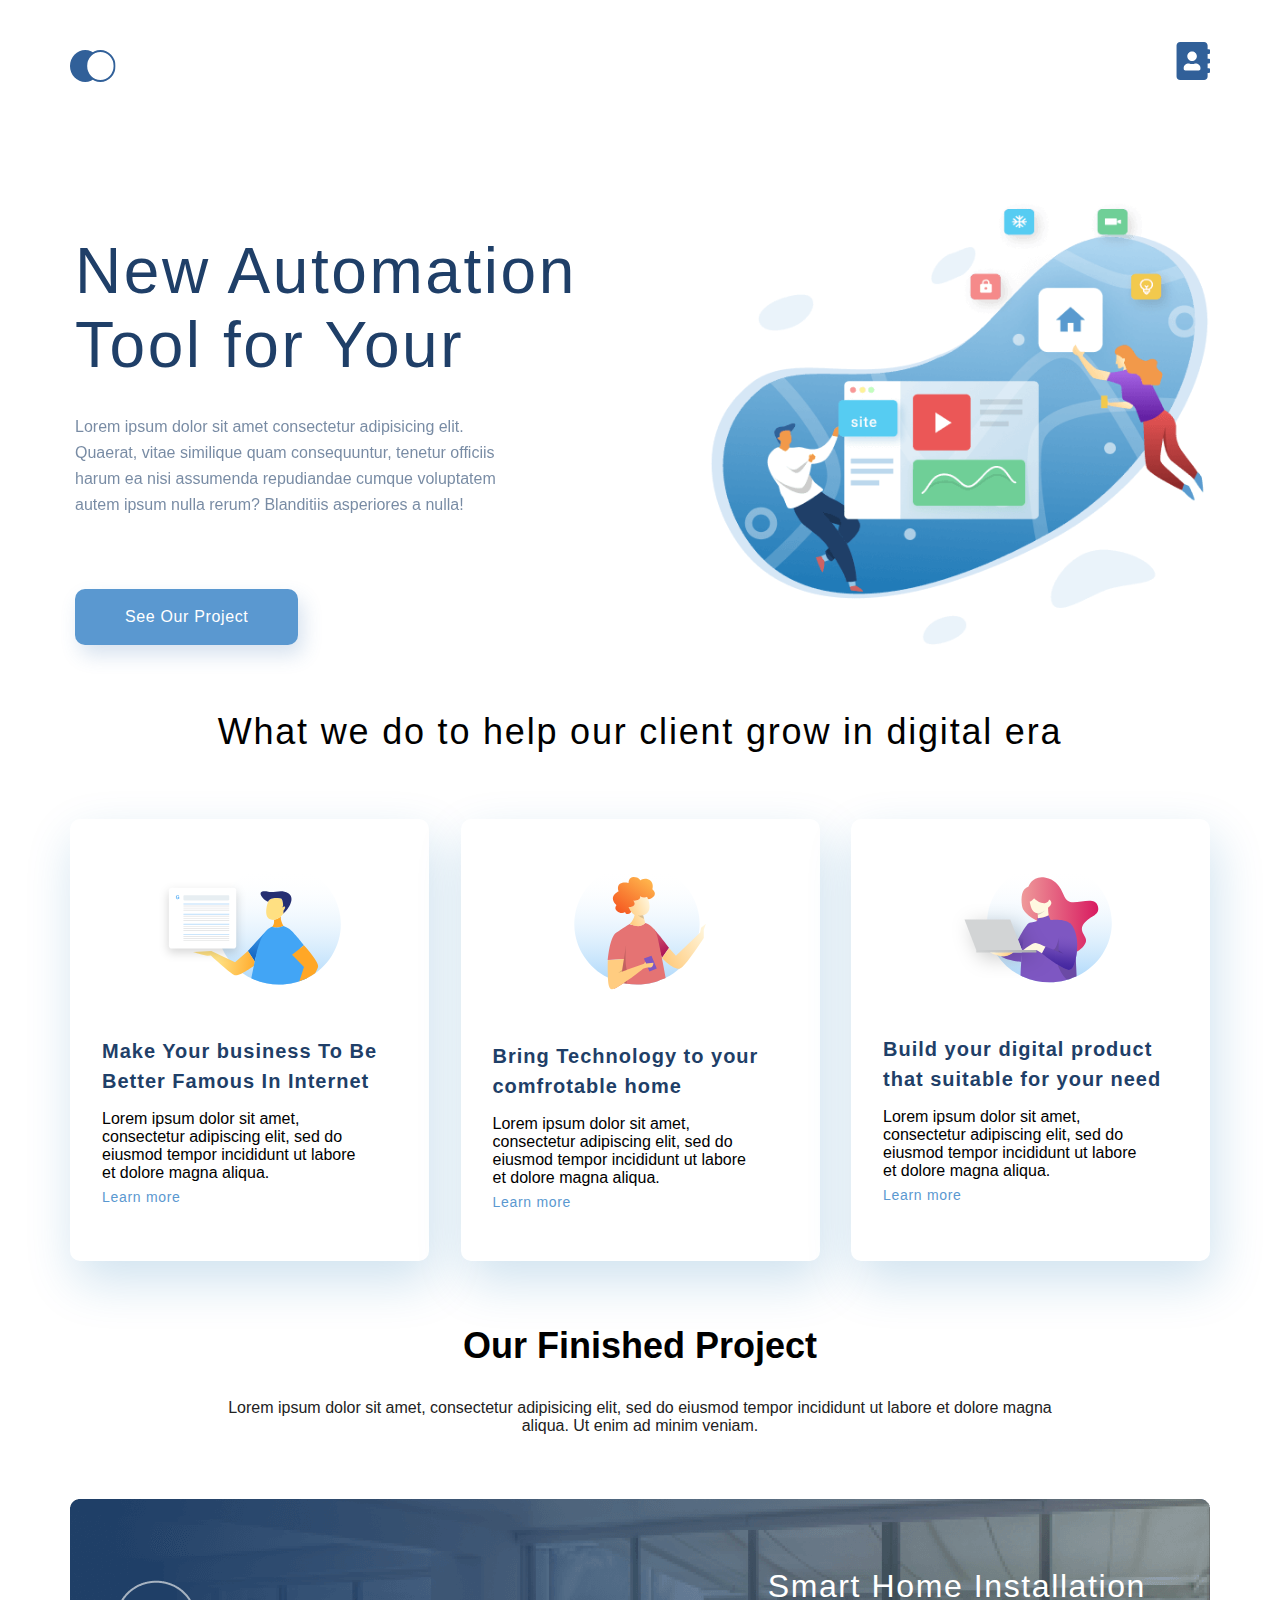
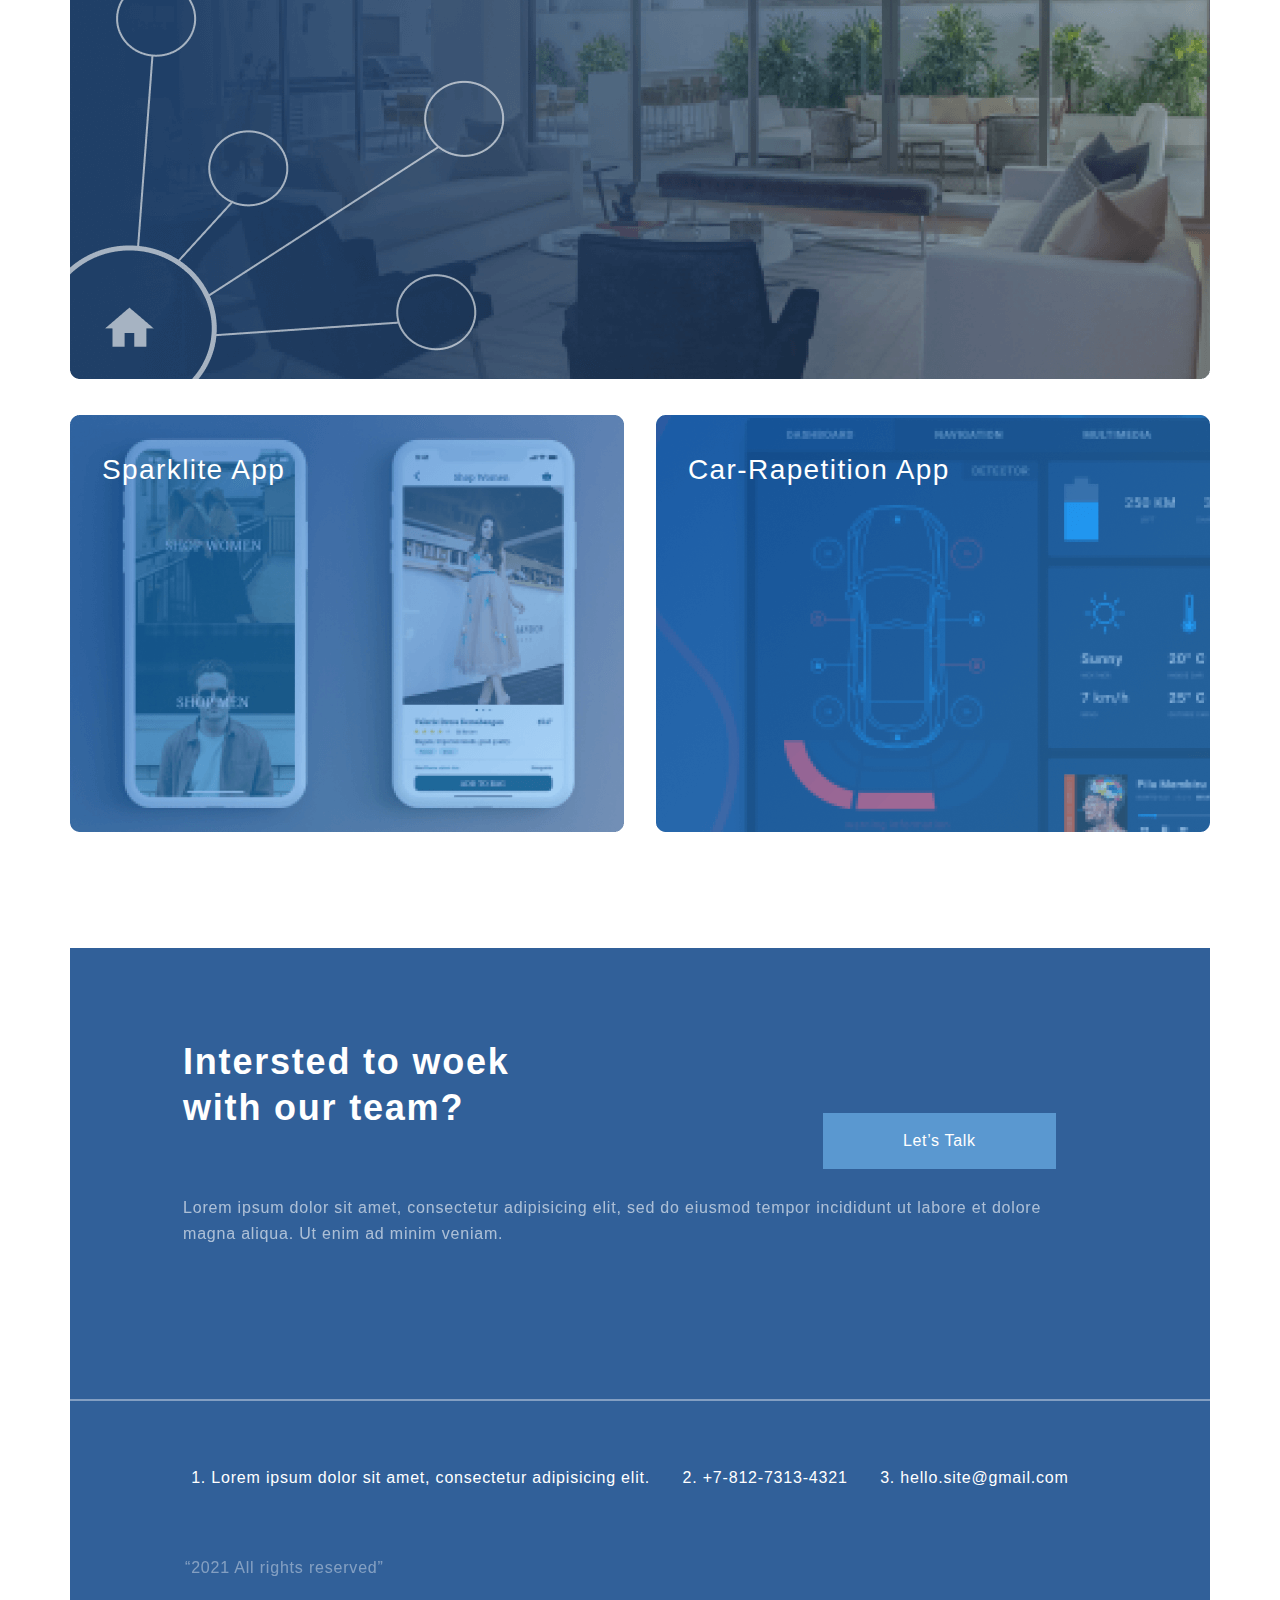
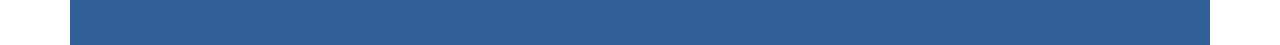
<file: index.html>
<!DOCTYPE html>
<html lang="zxx">

<head>
    <meta charset="UTF-8">
    <meta http-equiv="X-UA-Compatible" content="IE=edge">
    <meta name="viewport" content="width=device-width, initial-scale=1.0">
    <title>Document</title>
    <link rel="stylesheet" href="style.css">
</head>



<body>
    <div class="wrapper">
        <div class="top">
            <div class="container">
                <div class="meu">
                    <ul class="anchor">
                        <li class="list"><a href="index.html"><img src="img/logo.svg" alt="logo"></a></li>
                        <li class="list"><a href="contact.html"><img src="img/Contacts.svg" alt="contacts"></a></li>
                    </ul>
                    <div class="headingtop">
                        <h1 class="heading1">New Automation
                            Tool for Your </h1>
                        <p class="text zakartinkoy">Lorem ipsum dolor sit amet consectetur adipisicing elit. Quaerat,
                            vitae
                            similique
                            quam
                            consequuntur, tenetur
                            officiis harum ea nisi assumenda repudiandae cumque voluptatem autem ipsum nulla rerum?
                            Blanditiis
                            asperiores a
                            nulla!</p>

                        <a href="#" class="top__button">See Our Project</a>
                    </div>

                </div>

                <div class="what-we-do ">
                    <h3 class="heading">What we do to help our client grow in digital era</h3>
                    <div class="card-box">
                        <div class="card">
                            <img class="card__img" src="img/card-1.svg" alt="card-1">
                            <h4 class="heading-mini">Make Your business To Be Better Famous In Internet</h4>
                            <p class="text text__1">Lorem ipsum dolor sit amet, consectetur adipiscing elit, sed do
                                eiusmod
                                tempor
                                incididunt ut
                                labore et dolore magna aliqua. </p>
                            <a class="card__link" href="#">Learn more</a>
                        </div>
                        <div class="card">
                            <img class="card__img" src="img/card-2.svg" alt="card-2">
                            <h4 class="heading-mini">Bring Technology to your comfrotable home</h4>
                            <p class="text text__1">Lorem ipsum dolor sit amet, consectetur adipiscing elit, sed do
                                eiusmod
                                tempor
                                incididunt ut labore et dolore magna aliqua. </p>
                            <a class="card__link" href="#">Learn more</a>
                        </div>
                        <div class="card">
                            <img class="card__img" src="img/card-3.svg" alt="card-3">
                            <h4 class="heading-mini">Build your digital product that suitable for your need</h4>
                            <p class="text text__1">Lorem ipsum dolor sit amet, consectetur adipiscing elit, sed do
                                eiusmod
                                tempor
                                incididunt ut labore et dolore magna aliqua. </p>
                            <a class="card__link" href="#">Learn more</a>
                        </div>
                    </div>

                </div>


                <div class="project">
                    <h3 class="heading3">Our Finished Project</h3>
                    <p class="text text__project">Lorem ipsum dolor sit amet, consectetur adipisicing elit, sed do
                        eiusmod
                        tempor
                        incididunt ut
                        labore et
                        dolore magna aliqua. Ut enim ad minim veniam.</p>
                    <div class="project__item">
                        <img class="project__image" src="img/project-1.png" alt="project-1">
                        <p class="project__text">Smart Home Installation</p>
                    </div>
                    <div class="project__parent">
                        <div class="project__item project__item__mar">
                            <img class="project__image" src="img/project-2.png" alt="photo">
                            <p class="text project__text_img2">Sparklite App</p>
                        </div>
                        <div class="project__item">
                            <img class="project__image" src="img/project-3.png" alt="photo">
                            <p class="text project__text_img3">Car-Rapetition App</p>
                        </div>
                    </div>

                </div>
            </div>

        </div>




        <div class="podval">
            <div class="container">
                <div class="footer">
                    <div class="heading__footer">
                        <h4 class="mini__heading">Intersted to woek
                            with our team?</h4>
                        <p class="text text__footer">Lorem ipsum dolor sit amet, consectetur adipisicing elit, sed do
                            eiusmod tempor
                            incididunt ut labore et dolore magna aliqua. Ut enim ad minim veniam.</p>
                        <div class="footer_buttom">
                            <a class="footer__link" href="#">Let’s Talk</a>
                        </div>
                    </div>

                    <hr class="hr">
                    <div class="footer__number">
                        <ol class="footer__ol">
                            <li>
                                <p>Lorem ipsum dolor sit amet, consectetur adipisicing elit.</p>
                            </li>
                            <li>+7-812-7313-4321</li>
                            <li>hello.site@gmail.com</li>
                        </ol>
                    </div>


                    <div class="allrightreserved">
                        <p class="text text_allrightreserved">“2021 All rights reserved”</p>
                    </div>
                </div>
            </div>
        </div>

    </div>



</body>



</html>
</file>
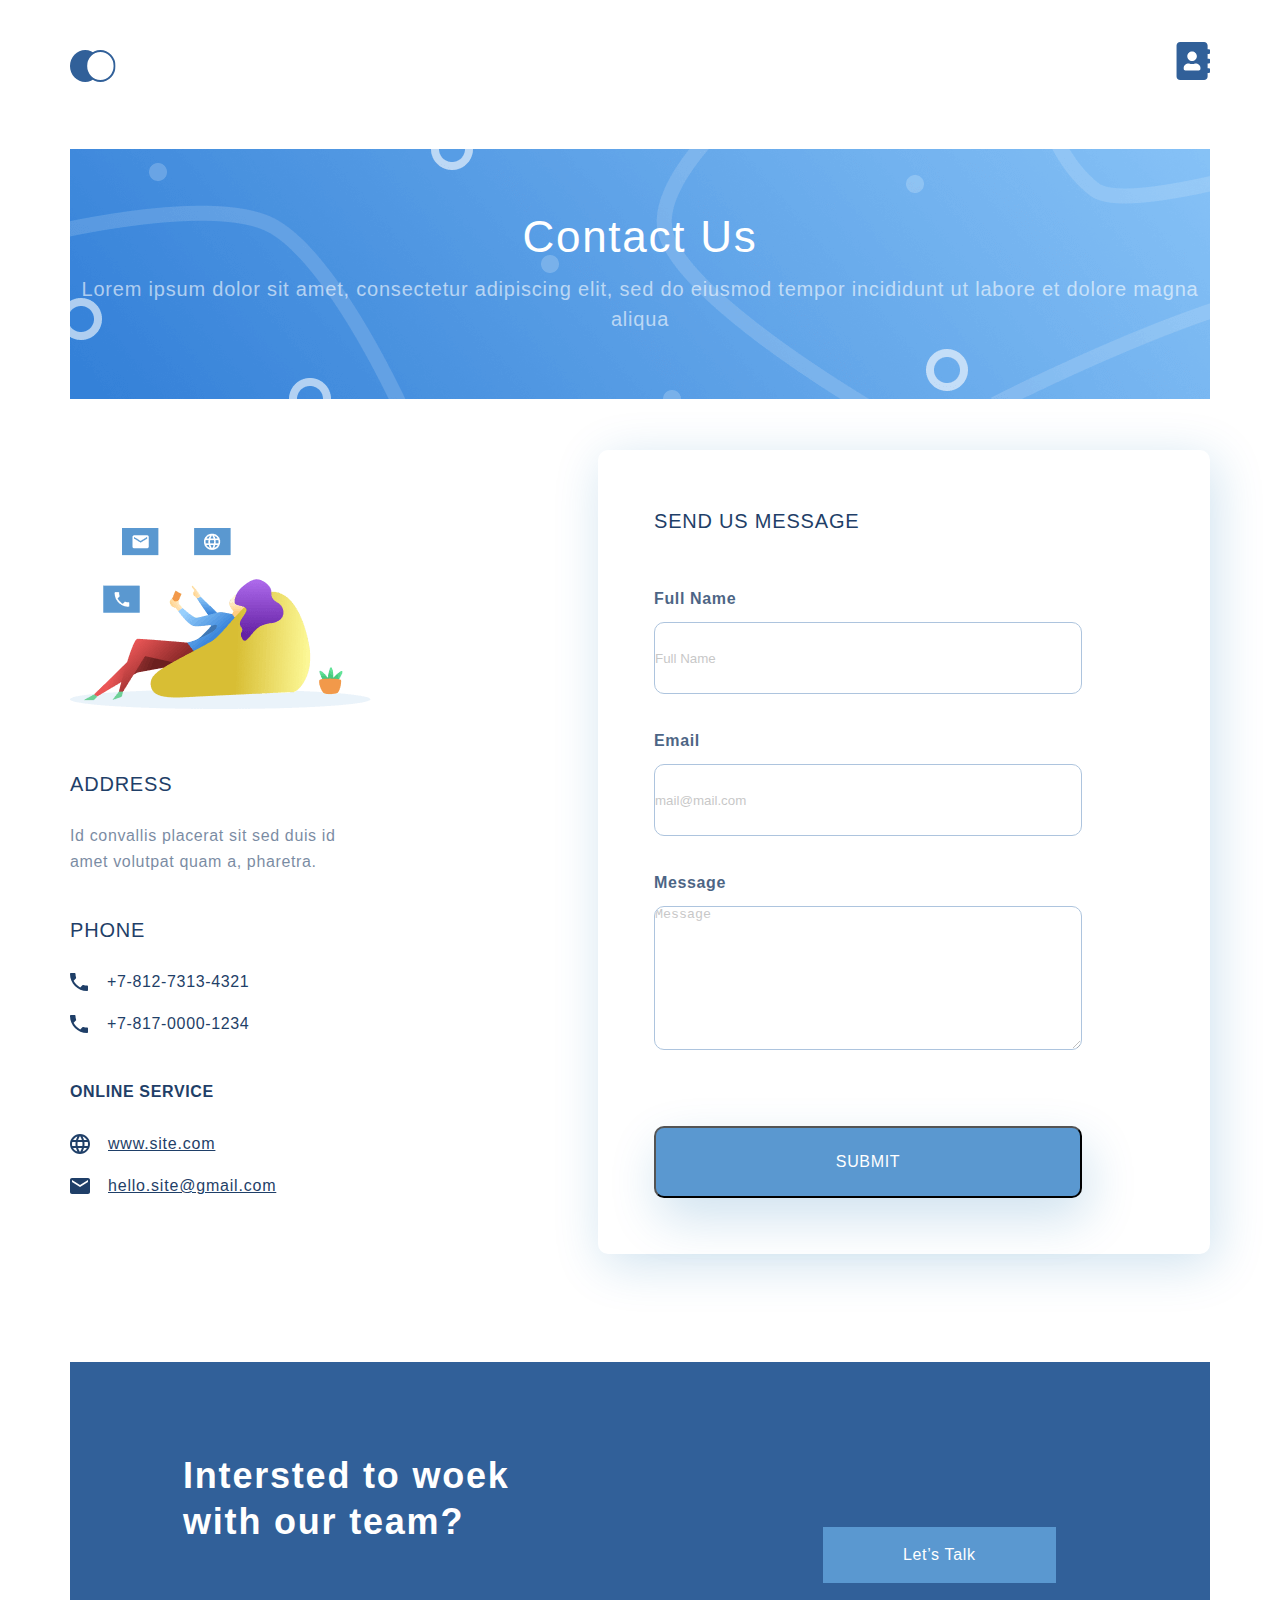
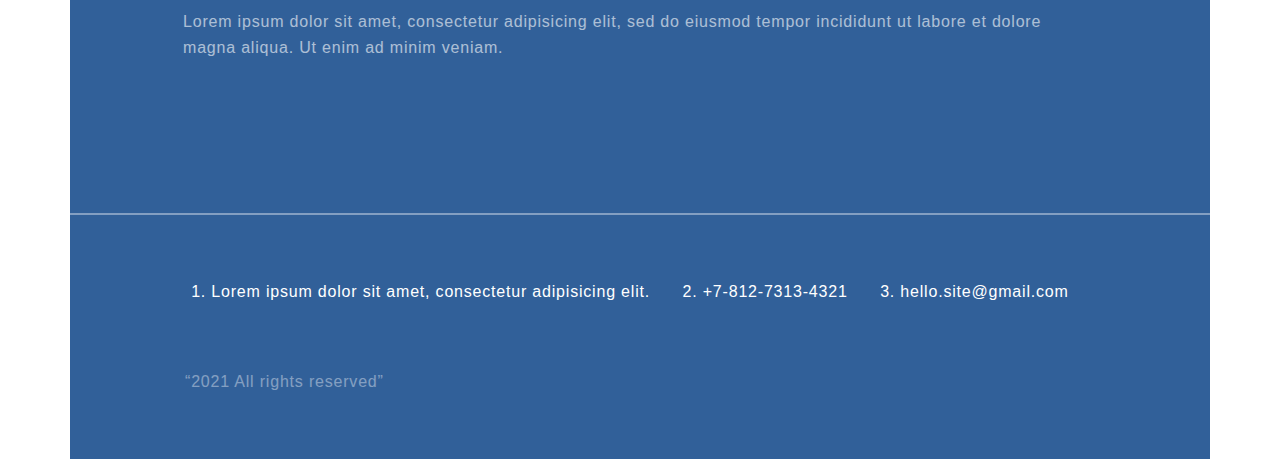
<file: contact.html>
<!DOCTYPE html>
<html lang="en">

<head>
    <meta charset="UTF-8">
    <meta http-equiv="X-UA-Compatible" content="IE=edge">
    <meta name="viewport" content="width=device-width, initial-scale=1.0">
    <title>Document</title>
    <link rel="stylesheet" href="style.css">
</head>


<body>

    <div class="menu_contacts">
        <div class="container">
            <ul class="anchor">
                <li class="list"><a href="index.html"><img src="img/logo.svg" alt="logo"></a></li>
                <li class="list"><a href="contact.html"><img src="img/Contacts.svg" alt="contacts"></a></li>
            </ul>

            <div class="headingtwo">
                <h2 class="heading2">Contact Us</h2>
                <p class="text contacts_us">Lorem ipsum dolor sit amet, consectetur adipiscing elit, sed do eiusmod
                    tempor incididunt ut labore et dolore magna aliqua</p>
            </div>
        </div>

    </div>

    <div class="contactsblok container">
        <div class="blokspochtoy">
            <div class="image">
                <img src="img/picture.png" alt="picture">
            </div>

            <div class="adress">
                <h4 class="headingadd">ADDRESS</h4>
            </div>

            <div class="addresspar">
                <p class="text contactspar">Id convallis placerat sit sed duis id amet volutpat quam a, pharetra.</p>
            </div>

            <div class="phoneblok">
                <h4 class="phone">PHONE</h4>
            </div>

            <div class="telefon1">
                <img class="trubka1" src="img/trubka.svg" alt="trubka">
                <p class="number1">+7-812-7313-4321</p>
            </div>

            <div class="telefon2">
                <img class="trubka1" src="img/trubka.svg" alt="trubka">
                <p class="number1">+7-817-0000-1234</p>
            </div>

            <div class="online">
                <h4 class="headingonline">ONLINE SERVICE</h4>
            </div>

            <div class="email">
                <img src="img/globus.svg" alt="globus">
                <a class="site" href="https://yandex.ru/" target="_blank">www.site.com</a>
            </div>

            <div class="pochta">
                <img src="img/pismo.svg" alt="pismo">
                <a class="pismo" href="https://mail.google.com/" target="_blank">hello.site@gmail.com</a>
            </div>
        </div>

        <form action="#">
            <div class="bloksknopkoy">

                <div class="headingsendus">
                    <h4 class="heading4">SEND US MESSAGE</h4>
                </div>

                <div class="fullname">
                    <h6 class="name">
                        Full Name</h6>

                    <input class="inputtext" type="text" placeholder="Full Name"><br>
                </div>

                <div class="mailarea">
                    <h6 class="headingmail">Email</h6>
                    <input class="inputtext" type="email" placeholder="mail@mail.com"><br>
                </div>

                <div class="textarea">
                    <h6 class="headingtextarea">Message</h6>
                    <textarea class="messagearea" cols="30" rows="3" placeholder="Message"></textarea><br>
                </div>

                <div class="submitblok">
                    <button class="submit" type="submit">SUBMIT</button>
                </div>


            </div>

        </form>
    </div>



    <div class="maps container">
        <div class="map">
            <script type="text/javascript" charset="utf-8" async
                src="https://api-maps.yandex.ru/services/constructor/1.0/js/?um=constructor%3Ae45a0c98503e71deb2b3556c51d7f11377adc463603954ecbb0ccf992c1a6170&amp;width=1140&amp;height=486&amp;lang=ru_RU&amp;scroll=true"></script>
        </div>
    </div>



    <div class="footer container">
        <div class="heading__footer">
            <h4 class="mini__heading">Intersted to woek
                with our team?</h4>
            <p class="text text__footer">Lorem ipsum dolor sit amet, consectetur adipisicing elit, sed do eiusmod tempor
                incididunt ut labore et dolore magna aliqua. Ut enim ad minim veniam.</p>
            <div class="footer_buttom">
                <a class="footer__link" href="#">Let’s Talk</a>
            </div>
        </div>

        <hr class="hr">
        <div class="footer__number">
            <ol class="footer__ol">
                <li>
                    <p>Lorem ipsum dolor sit amet, consectetur adipisicing elit.</p>
                </li>
                <li>+7-812-7313-4321</li>
                <li>hello.site@gmail.com</li>
            </ol>
        </div>


        <div class="allrightreserved">
            <p class="text text_allrightreserved">“2021 All rights reserved”</p>
        </div>
    </div>


</body>


</html>
</file>
<file: style.css>
* {
    margin: 0;
    padding: 0;
    }

    .container {
        max-width: 1140px;
        margin: 0 auto;
        }


        .menu {
            min-height: 768px;
            background: linear-gradient(0deg, #EBF3FB 8.84%, rgba(152, 195, 232, 0) 31.12%);
}

.wrapper {
    min-height: 100vh;
    display: flex;  
    flex-direction: column;
}

.top {
    flex-grow: 1;
}

.anchor {
    list-style-type: none;
    display: flex;
    justify-content: space-between;
    padding-top: 42px;
}

.heading1 {
    width: 504px;
    height: 148px;
    font-weight: 300;
    font-size: 64px;
    line-height: 74px;
    letter-spacing: 0.04em;
    color: #1F3F68;
    padding-top: 115px;
    margin-bottom: 32px;
}

.zakartinkoy {
    font-size: 16px;
    line-height: 26px;
    width: 425px;
    font-size: 16px;
    line-height: 26px;
    color: #1F3F68;
    opacity: 0.6;
}

.text__project {
    width: 75%;
    margin: 32px auto 64px;
    color: #222222;
    opacity: 1 ; 
    text-align: center;
      

}

.top__button {
    font-size: 16px;
    line-height: 26px;
    text-align: center;
    letter-spacing: 0.04em;
    color: #FFFFFF;
    background: #5A98D0;
    box-shadow: 5px 10px 20px rgba(53, 110, 173, 0.2);
    border-radius: 10px;
    padding: 15px 50px;
    text-decoration: none;
    display: inline-block;
    margin-top: 71px;
}

.heading {
    text-align: center;
    font-size: 36px;
    font-weight: 300;
    font-size: 36px;
    line-height: 46px;
    text-align: center;
    letter-spacing: 0.05em;
}

.what-we-do {
    padding-top: 64px;
}

.card {
    width: 359px;
    padding: 44px 32px;
    box-sizing: border-box;
    background: #FFFFFF;
    box-shadow: 5px 20px 50px rgba(16, 112, 177, 0.2);
    border-radius: 10px;
    display: flex;
    flex-direction: column;

}

.card__img {
    align-self: center;
    margin-bottom: 51px;
}

.card-box {
    display: flex;
    justify-content: space-between;
    padding-top: 64px;
    padding-bottom: 64px;
   }


.card__link {
    font-size: 14px;
    line-height: 30px;
    letter-spacing: 0.05em;
    color: #5A98D0;
    text-decoration: none;
}

.text__1 {
    width: 268.31px;
}


.nomera {
    display: flex;
    justify-content: space-between;
}

.map {
    margin-top: 25px;
    padding-left: 5px;
    
}




body {
    font-family: sans-serif;
}


.heading {
    text-align: center;
}
.headingtop {
    margin-top: 25px;;
    padding-left: 5px;
    background-image: url(img/background_top.png);
    background-repeat: no-repeat;
    background-position: right bottom; 
    background-size: 44%;
     }

.heading-mini {
    font-size: 20px;
    line-height: 30px;
    letter-spacing: 0.05em;
    color: #1F3F68;
    margin-bottom: 14px;
}

.project {}

.project__image {
    width: 100%;

}

.project__item {
    position: relative;
    flex-grow: 1;
}

.project__item__mar {
    margin-right: 32px;
}

.project__parent {
    display: flex;
    justify-content: space-between;
    margin-top: 32px;
}

.project__text {
    font-size: 32px;
    line-height: 46px;
    text-align: right;
    letter-spacing: 0.05em;
    position: absolute;
    top: 64px;
    right: 64px;
    color: #FFFFFF;
    opacity: 1;
}

.project__text_img2 {
    font-size: 28px;
    line-height: 46px;
    letter-spacing: 0.05em;
    position: absolute;
    top: 32px;
    left: 32px;
    color: #FFFFFF;
    opacity: 1;
}

.project__text_img3 {
    font-size: 28px;
    line-height: 46px;
    letter-spacing: 0.05em;
    position: absolute;
    top: 32px;
    left: 32px;
    color: #FFFFFF;
    opacity: 1;
}

.footer {
    margin-top: 112px;
    background: #316099;
}




.mini__heading {
    width: 340.96px;
    font-size: 36px;
    line-height: 46px;
    letter-spacing: 0.05em;
    padding: 91px 113px 32px;
    color: #FFFFFF;
    opacity: 1;
}

.text__footer {
    font-size: 16px;
    line-height: 26px;
    letter-spacing: 0.05em;
    padding: 32px 113px 96px;
    color: #FFFFFF;
    opacity: 0.6;
}

.footer_buttom {
    position: relative;
    left: 753px;
    bottom: 230px;
}

.footer__link {
    font-size: 16px;
    line-height: 26px;
    text-align: center;
    letter-spacing: 0.04em;
    background: #5A98D0;
    color: #FFFFFF;
    padding: 15px 80px;
    text-decoration: none; 
    display: inline-block


}

.hr {
    opacity: 0.4;
    border: 1px solid #FFFFFF;
}

.footer__ol {
    padding: 64px 115px;
    font-size: 16px;
    line-height: 26px;
    letter-spacing: 0.05em;
    display: flex;
    justify-content: space-around;
    color: #FFFFFF;


}

.allrightreserved {
    padding-left: 115px;
    padding-bottom: 64px;
}

.text_allrightreserved {
    font-size: 16px;
    line-height: 26px;
    letter-spacing: 0.05em;
    color: #FFFFFF;
    opacity: 0.4;
}

.heading333 {
    margin-top: 50px;
    padding-left: 5px;
    
}



.

.allrightreserved {
    margin-top: 30px;
    padding-left: 5px;
    
}

.contacts {
    height: 471px;
}

.headingtwo {
    height: 250px;
    margin-top: 55px;
    background-image: url(img/contacts\ up.png);
    
}

.loremcontacts {
    display: flex;
    flex-direction: column;
    justify-content: center;

}

.heading2 {
    height: 74px;
    font-weight: 500;
    font-size: 44px;
    line-height: 74px;
    letter-spacing: 0.04em;
    padding-top: 51px;
    text-align: center;
    color: #FFFFFF;
}


.contacts_us {
    font-weight: normal;
    font-size: 20px;
    line-height: 30px;
    letter-spacing: 0.04em;
    text-align: center;
    opacity: 1;
    color: rgba(255, 255, 255, 0.6);
}

.contactsblok {
    display: flex;
    justify-content: space-between;
    margin-top: 51px;
    height: 800px
}



.blokspochtoy {
    padding-top: 78px;
    padding-bottom: 54px;
    padding-right: 101px;
    
}

.bloksknopkoy {
    background: #FFFFFF;
    box-shadow: 5px 10px 50px rgba(16, 112, 177, 0.2);
    border-radius: 10px;
   
}


.adress {
    margin-top: 56px;
    margin-bottom: 24px;
    height: 30px;
}

.headingadd {  
    font-weight: 500;
    font-size: 20px;
    line-height: 30px;
    letter-spacing: 0.04em;
    color: #1F3F68;
}

.addresspar {
    width: 299px;
}

.contactspar {
    font-weight: 300;
    font-size: 16px;
    line-height: 26px;
    letter-spacing: 0.04em;
    color: #1F3F68;
    opacity: 0.6;
}

.phoneblok {
    width: 70px;
    margin-top: 40px;
    margin-bottom: 24px;
}

.phone {
    font-weight: 500;
    font-size: 20px;
    line-height: 30px;
    letter-spacing: 0.04em;
    color: #1F3F68;
}

.telefon1 {
    display: flex;
    margin-bottom: 16px;
}

.trubka1 {
    margin-right: 19px;
}

.number1 {
    font-weight: 300;
    font-size: 16px;
    line-height: 26px;
    letter-spacing: 0.04em;
    color: #1F3F68;
}

.telefon2 {
    display: flex;
    margin-bottom: 40px;
}


.online {
    height: 30px;
    width: 164px;
    margin-bottom: 24px;
}

.headingonline {
    line-height: 30px;
    letter-spacing: 0.04em;
    color: #1F3F68;
}

.email {
    display: flex;
    margin-bottom: 16px;
}

.site {
    margin-left: 18px;
    width: 110px;
    font-size: 16px;
    line-height: 26px;
    letter-spacing: 0.05em;
    color: #1F3F68;
}

.pochta {
    display: flex;

}

.pismo {
    margin-left: 18px;
    width: 170px;
    font-size: 16px;
    line-height: 26px;
    letter-spacing: 0.05em;
    color: #1F3F68;
}


.headingsendus {
    width: 500px;
    height: 30px;
    padding: 56px 56px;
    padding-bottom: 48px;
}

.heading4 {
    font-weight: 500;
    font-size: 20px;
    line-height: 30px;
    letter-spacing: 0.04em;
    color: #1F3F68;
}

.fullname {
    padding-left: 56px;
    padding-bottom: 32px;
}

.inputtext {
    width: 428px;
    height: 72px;
    opacity: 0.4;
    border: 1px solid #356EAD;
    box-sizing: border-box;
    border-radius: 10px;
}

.name {
    padding-bottom: 8px;
    font-size: 16px;
    line-height: 30px;
    letter-spacing: 0.04em;
    color: #1F3F68;
    opacity: 0.8;

}

.mailarea {
    width: 428px;
    padding-left: 56px;
    padding-bottom: 32px;
}

.headingmail {
    width: 43px;
    padding-bottom: 8px;
    font-size: 16px;
    line-height: 30px;
    letter-spacing: 0.04em;
    color: #1F3F68;
    opacity: 0.8;
}

.textarea {
    padding-left: 56px;
    width: 428px;
    padding-bottom: 72px;
}

.headingtextarea {
    padding-bottom: 8px;
    font-size: 16px;
    line-height: 30px;
    letter-spacing: 0.04em;
    color: #1F3F68;
    opacity: 0.8;
}

.messagearea {
    width: 428px;
    height: 144px;
    left: 670px;
    top: 892px;
    opacity: 0.4;
    border: 1px solid #356EAD;
    box-sizing: border-box;
    border-radius: 10px;
}

.submitblok
{
    padding-left: 56px;
    padding-bottom: 56px;
}



.heading1 {
    font-size: 64px;
    color: #1F3F68;
}


.heading3 {
    font-size: 36px;
    text-align: center;
}

.maps {
    margin-top: 96px;
    margin-bottom: 112px;
}


.submit {
    width: 428px;
    height: 72px;
    left: 670px;
    top: 1108px;
    background: #5A98D0;
    box-shadow: 5px 20px 50px rgba(16, 112, 177, 0.2);
    border-radius: 10px;
    font-weight: 500;
    font-size: 16px;
    line-height: 26px;
    text-align: center;
    letter-spacing: 0.04em;
    color: #FFFFFF;
}

@media (max-width: 1024px) {
    .container {
        padding-left: 32px;
        padding-top: 32px;
    }

    .headingtop {
        background-position: right 170px;
    }

    .card-box {
        flex-direction: column;
        align-items:center
    }
    .card {
        margin-bottom: 32px;
    }
}

@media (max-width: 667px) {
    .menu {
        min-height: 376px;
        padding-bottom: 41px;   
        box-sizing: border-box;
    }
    
    .anchor {
        padding-top: 24px;
    }
    
    .headingtop {
        display: flex;
        flex-direction: column;
        align-items: center;
        background-image:none
    }

    .heading1 {
        width: 100%;
        padding-top: 36px;
        font-size: 32px;
        text-align: center;
        line-height: 37px;
        height: 76px;
        margin-bottom: 12px;
    }

    .zakartinkoy {
        width: 100%;
        text-align: center;
    }
    .top__button {
        font-size: 12px;
        line-height: 26px;
        padding: 0 8px;
        margin-top: 32px;
    }
    .heading {
        font-size: 24px;
        line-height: 28px;
    }
    .what-we-do {
        padding-top: 48px;
    }
    .card-box {
        padding-top: 32px;
    }
    .card {
        width: 100%;
    }

    .text__project {
        width: 100%;
    }

    .project__text {
        font-size: 16px;
        line-height: 19px;
        top: 16px;
        right: 16px;
    }
    .project__text_img2 {
        left: 16px;
    }
    .project__parent {
        flex-direction: column;
        margin-top: 16px;

    }
    .project__item__mar {
        margin-right: 0;
        margin-bottom: 16px;
    }

    .podval {
        width: 100%;
        display: flex;
        flex-direction: column;
    }


    .footer {
        margin-top: 64px;
        background: #316099;
    }

    .mini__heading {
        
        font-size: 24px;
        line-height: 28px;
        text-align: center;
        padding-top: 18px;
        padding-left: 16px;
        padding-right: 16px;
        padding-bottom: 32px;
    }

    .text__footer {
        width: 343px;
        height: 97px;
        font-size: 16px;
        padding-left: 18px;
        padding-right: 18px;
        padding-bottom: 40px;
        line-height: 26px;
        text-align: center
    }

    .heading2 {
        font-size: 24px;
        line-height: 28px;
        text-align: center;
        padding-top: 48px;
    }

    .footer_buttom {
        position: relative;
        left: 136px;
        top: -15px;
    }
    .footer__link {
        font-size: 16px;
        line-height: 26px;
        padding: 7px 7px;
    }
    .hr {
        margin-top:41px ;
    }
    
    .footer__ol {
        display: flex;
        flex-direction: column;
    }

}
</file>
